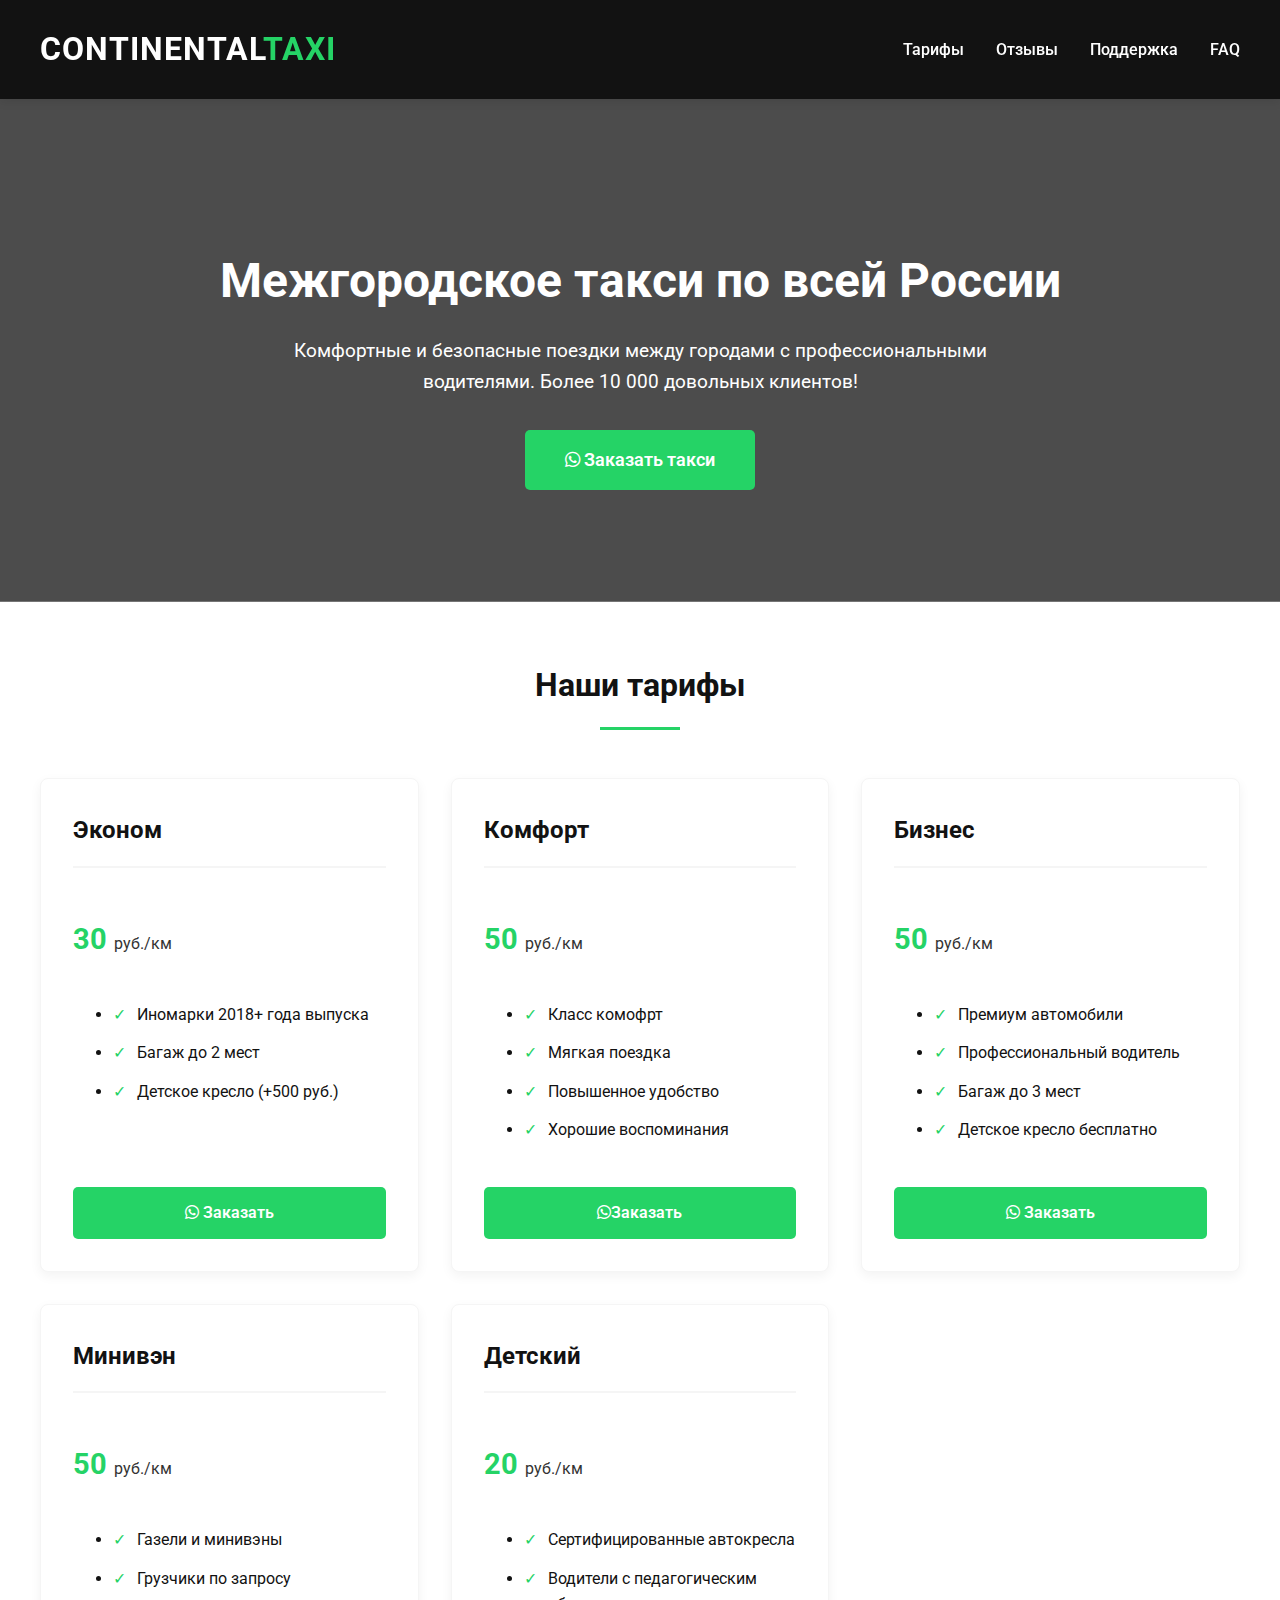
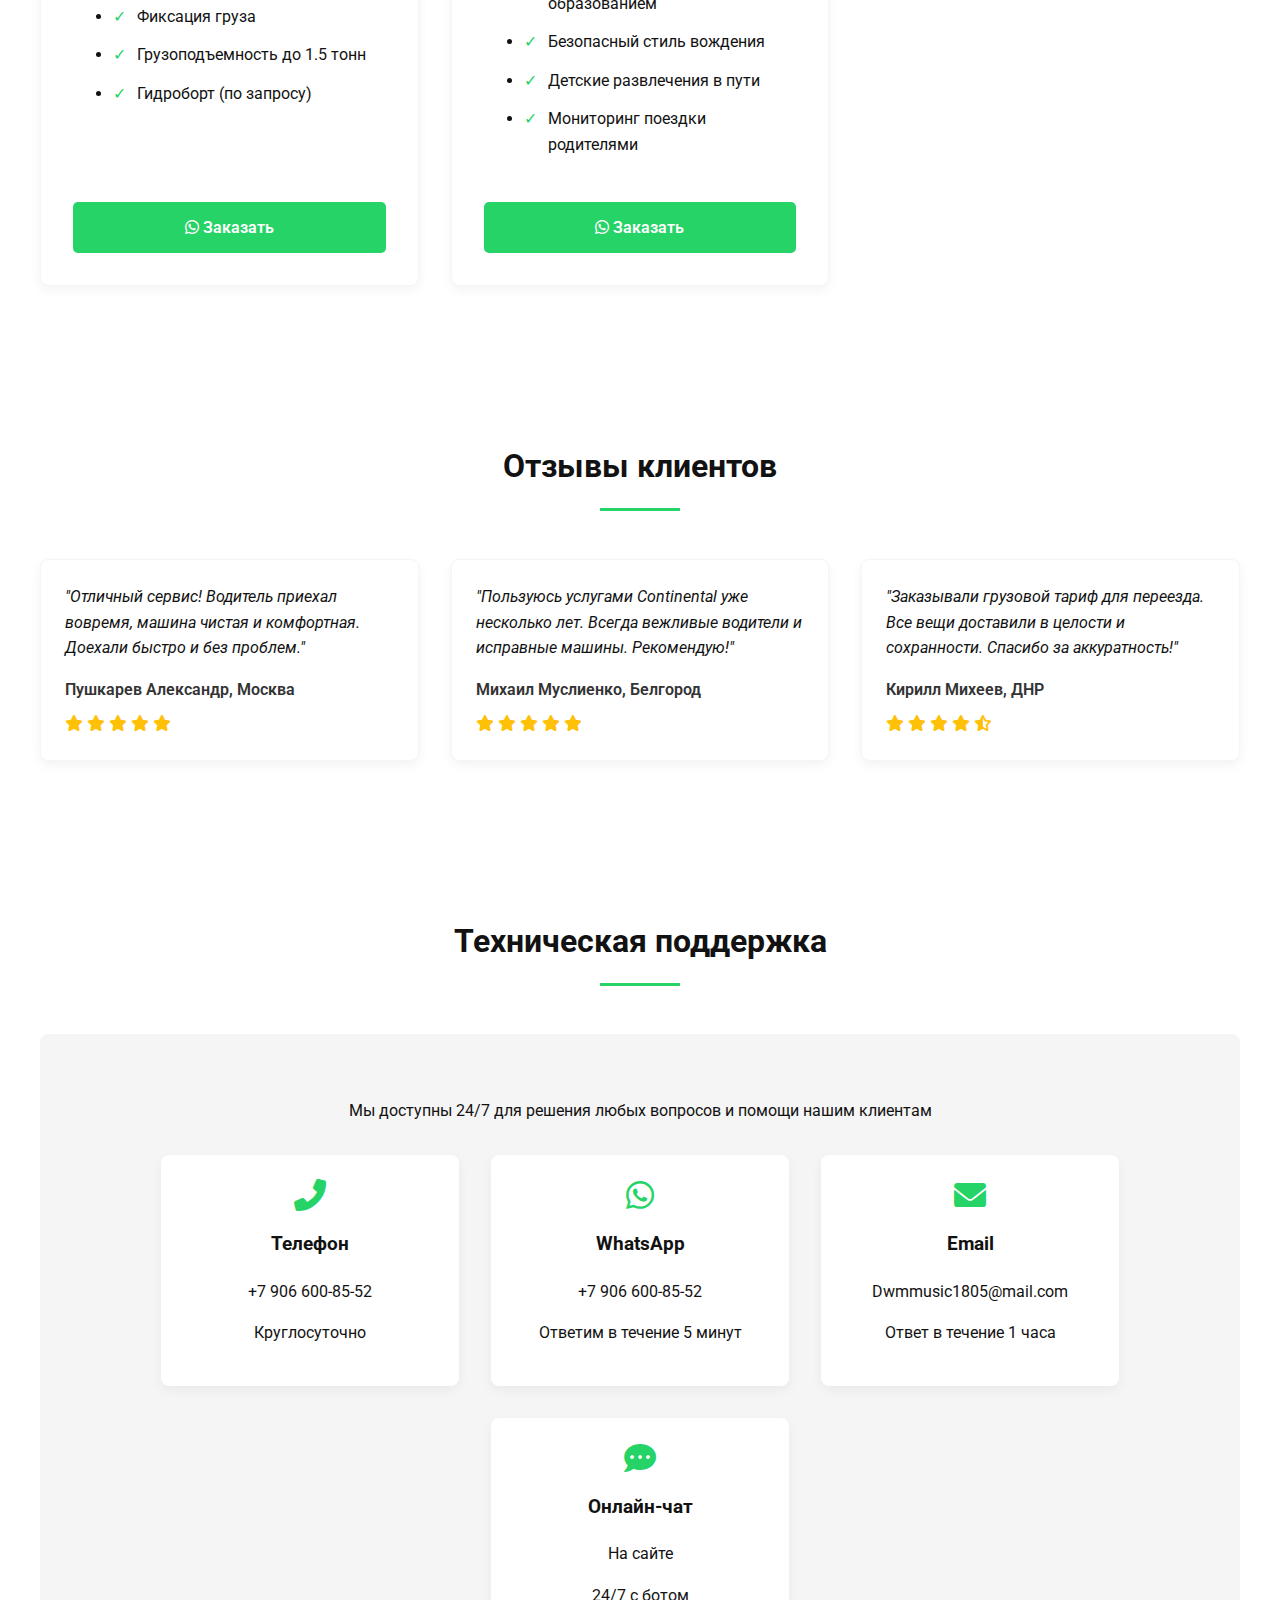
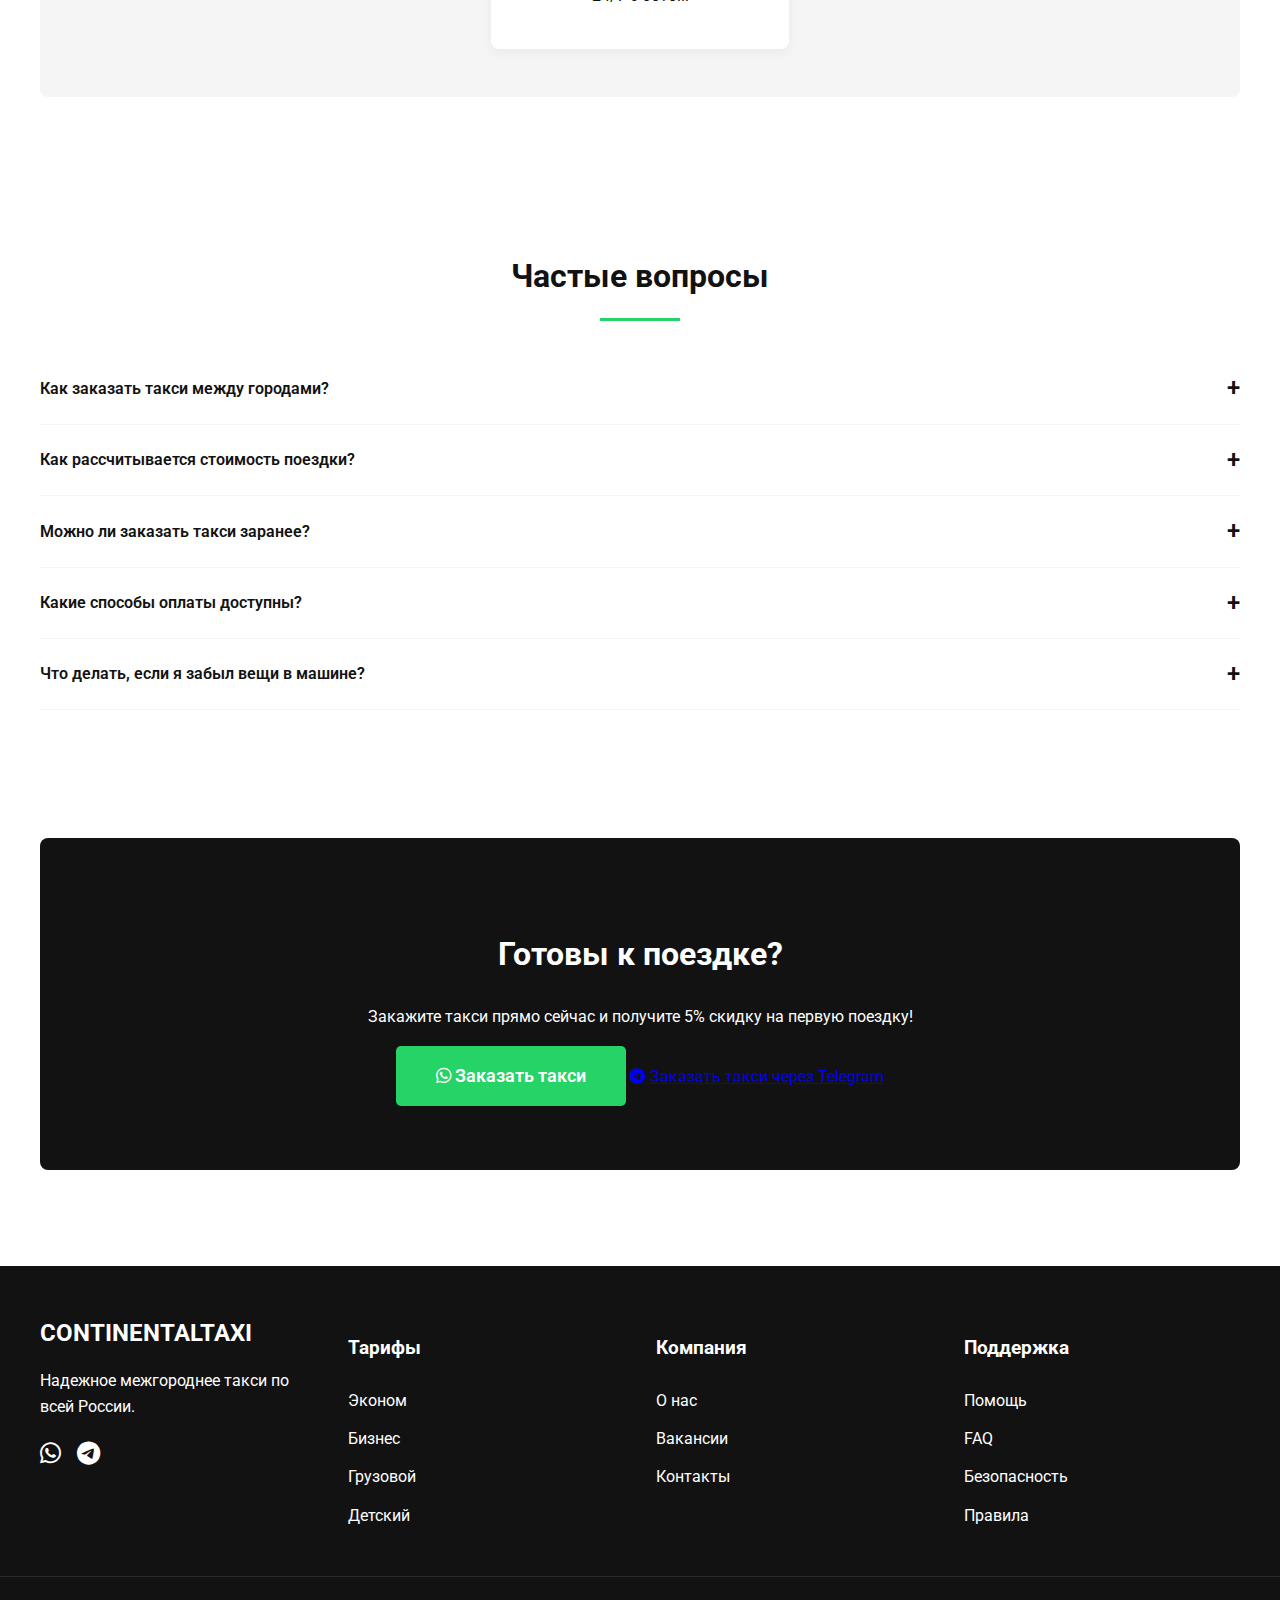
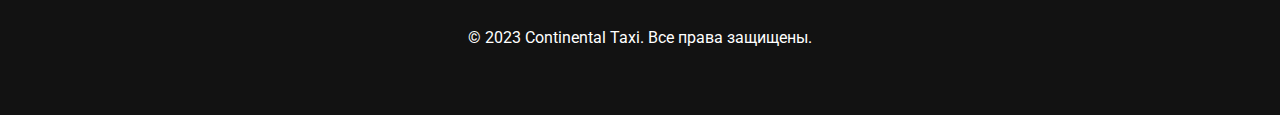
<file: Контениталь/index.html>
<!DOCTYPE html>
<html lang="ru">
<head>
    <meta charset="UTF-8">
    <meta name="viewport" content="width=device-width, initial-scale=1.0">
    <link rel="stylesheet" href="style.css">
    <title>Continental - надежное межгородское такси</title>
    <style>
        
    </style>
    <link rel="stylesheet" href="https://cdnjs.cloudflare.com/ajax/libs/font-awesome/6.0.0-beta3/css/all.min.css">
    <link href="https://fonts.googleapis.com/css2?family=Roboto:wght@400;500;700&display=swap" rel="stylesheet">
</head>
<body>
    <header>
        <div class="header-container">
            <div class="logo">CONTINENTAL<span>TAXI</span></div>
            <nav class="nav-links">
                <a href="#tariffs">Тарифы</a>
                <a href="#reviews">Отзывы</a>
                <a href="#support">Поддержка</a>
                <a href="#faq">FAQ</a>
            </nav>
        </div>
    </header>
    
    <section class="hero">
        <div class="container">
            <h1>Межгородское такси по всей России</h1>
            <p>Комфортные и безопасные поездки между городами с профессиональными водителями. Более 10 000 довольных клиентов!</p>
            <a href="https://wa.me/79066008552" class="order-btn" style="padding: 1rem 2.5rem; font-size: 1.1rem;">
                <i class="fab fa-whatsapp"></i> Заказать такси
            </a>
        </div>
    </section>
    
    <section id="tariffs" class="container">
        <h2 class="section-title">Наши тарифы</h2>
        <div class="tariffs">
            <div class="tariff-card">
                <h3>Эконом</h3>
                <div class="price">30 <span>руб./км</span></div>
                <ul class="tariff-features">
                    <li>Иномарки 2018+ года выпуска</li>
                    <li>Багаж до 2 мест</li>
                    <li>Детское кресло (+500 руб.)</li>
                </ul>
                <a href="https://wa.me/79066008552?text=Здравствуйте! Хочу заказать такси Эконом класс." class="order-btn">
                    <i class="fab fa-whatsapp"></i> Заказать
                </a>
            </div>

            <div class="tariff-card">
                <h3>Комфорт</h3>
                <div class="price">50 <span>руб./км</span></div>
                <ul class="tariff-features">
                    <li>Класс комофрт</li>
                    <li>Мягкая поездка</li>
                    <li>Повышенное удобство</li>
                    <li>Хорошие воспоминания</li>
                </ul>
                <a href="https://wa.me/79066008552?text=Здравствуйте! Хочу заказать такси Бизнес класс." class="order-btn">
                    <i class="fab fa-whatsapp"></i>Заказать
                </a>
            </div>
            
            <div class="tariff-card">
                <h3>Бизнес</h3>
                <div class="price">50 <span>руб./км</span></div>
                <ul class="tariff-features">
                    <li>Премиум автомобили </li>
                    <li>Профессиональный водитель</li>
                    <li>Багаж до 3 мест</li>
                    <li>Детское кресло бесплатно</li>
                </ul>
                <a href="https://wa.me/79066008552?text=Здравствуйте! Хочу заказать такси Бизнес класс." class="order-btn">
                    <i class="fab fa-whatsapp"></i> Заказать
                </a>
            </div>
            
            <div class="tariff-card">
                <h3>Минивэн</h3>
                <div class="price">50 <span>руб./км</span></div>
                <ul class="tariff-features">
                    <li>Газели и минивэны</li>
                    <li>Грузчики по запросу</li>
                    <li>Фиксация груза</li>
                    <li>Грузоподъемность до 1.5 тонн</li>
                    <li>Гидроборт (по запросу)</li>
                </ul>
                <a href="https://wa.me/79066008552?text=Здравствуйте! Хочу заказать Грузовой тариф." class="order-btn">
                    <i class="fab fa-whatsapp"></i> Заказать
                </a>
            </div>
            
            <div class="tariff-card">
                <h3>Детский</h3>
                <div class="price">20 <span>руб./км</span></div>
                <ul class="tariff-features">
                    <li>Сертифицированные автокресла</li>
                    <li>Водители с педагогическим образованием</li>
                    <li>Безопасный стиль вождения</li>
                    <li>Детские развлечения в пути</li>
                    <li>Мониторинг поездки родителями</li>
                </ul>
                <a href="https://wa.me/79066008552?text=Здравствуйте! Хочу заказать Детский тариф." class="order-btn">
                    <i class="fab fa-whatsapp"></i> Заказать
                </a>
            </div>
        </div>
    </section>
    
    <section id="reviews" class="container">
        <h2 class="section-title">Отзывы клиентов</h2>
        <div class="reviews">
            <div class="review-card">
                <div class="review-text">
                    "Отличный сервис! Водитель приехал вовремя, машина чистая и комфортная. Доехали быстро и без проблем."
                </div>
                <div class="review-author">Пушкарев Александр, Москва</div>
                <div class="review-rating">
                    <i class="fas fa-star"></i>
                    <i class="fas fa-star"></i>
                    <i class="fas fa-star"></i>
                    <i class="fas fa-star"></i>
                    <i class="fas fa-star"></i>
                </div>
            </div>
            
            <div class="review-card">
                <div class="review-text">
                    "Пользуюсь услугами Continental уже несколько лет. Всегда вежливые водители и исправные машины. Рекомендую!"
                </div>
                <div class="review-author">Михаил Муслиенко, Белгород</div>
                <div class="review-rating">
                    <i class="fas fa-star"></i>
                    <i class="fas fa-star"></i>
                    <i class="fas fa-star"></i>
                    <i class="fas fa-star"></i>
                    <i class="fas fa-star"></i>
                </div>
            </div>
            
            <div class="review-card">
                <div class="review-text">
                    "Заказывали грузовой тариф для переезда. Все вещи доставили в целости и сохранности. Спасибо за аккуратность!"
                </div>
                <div class="review-author">Кирилл Михеев, ДНР</div>
                <div class="review-rating">
                    <i class="fas fa-star"></i>
                    <i class="fas fa-star"></i>
                    <i class="fas fa-star"></i>
                    <i class="fas fa-star"></i>
                    <i class="fas fa-star-half-alt"></i>
                </div>
            </div>
        </div>
    </section>
    
    <section id="support" class="container">
        <h2 class="section-title">Техническая поддержка</h2>
        <div class="support-section">
            <p>Мы доступны 24/7 для решения любых вопросов и помощи нашим клиентам</p>
            <div class="support-options">
                <div class="support-option">
                    <i class="fas fa-phone-alt"></i>
                    <h3>Телефон</h3>
                    <p>+7 906 600-85-52</p>
                    <p>Круглосуточно</p>
                </div>
                
                <div class="support-option">
                    <i class="fab fa-whatsapp"></i>
                    <h3>WhatsApp</h3>
                    <p>+7 906 600-85-52</p>
                    <p>Ответим в течение 5 минут</p>
                </div>
                
                <div class="support-option">
                    <i class="fas fa-envelope"></i>
                    <h3>Email</h3>
                    <p>Dwmmusic1805@mail.com</p>
                    <p>Ответ в течение 1 часа</p>
                </div>
                
                <div class="support-option">
                    <i class="fas fa-comment-dots"></i>
                    <h3>Онлайн-чат</h3>
                    <p>На сайте</p>
                    <p>24/7 с ботом</p>
                </div>
            </div>
        </div>
    </section>
    
    <section id="faq" class="container">
        <h2 class="section-title">Частые вопросы</h2>
        <div class="faq">
            <div class="faq-item">
                <div class="faq-question">Как заказать такси между городами?</div>
                <div class="faq-answer">
                    Вы можете заказать такси через WhatsApp, позвонив по нашему номеру или оставив заявку на сайте. Укажите пункт отправления, назначения, желаемый тариф и время поездки.
                </div>
            </div>
            
            <div class="faq-item">
                <div class="faq-question">Как рассчитывается стоимость поездки?</div>
                <div class="faq-answer">
                    Стоимость рассчитывается исходя из расстояния по маршруту и выбранного тарифа. Окончательная цена фиксируется при подтверждении заказа.
                </div>
            </div>
            
            <div class="faq-item">
                <div class="faq-question">Можно ли заказать такси заранее?</div>
                <div class="faq-answer">
                    Да, вы можете заказать такси заранее (до 30 дней). Мы рекомендуем делать это как минимум за 24 часа до поездки, особенно в праздничные дни.
                </div>
            </div>
            
            <div class="faq-item">
                <div class="faq-question">Какие способы оплаты доступны?</div>
                <div class="faq-answer">
                    Мы принимаем наличные, банковские карты, переводы через СБП, а также корпоративную оплату по договору.
                </div>
            </div>
            
            <div class="faq-item">
                <div class="faq-question">Что делать, если я забыл вещи в машине?</div>
                <div class="faq-answer">
                    Немедленно свяжитесь с нашей службой поддержки по телефону +7 906 600-85-52. Мы безумно быстро вернем вам ваши вещи
            </div>
        </div>
    </section>
    
    <section class="container">
        <div class="cta">
            <h2>Готовы к поездке?</h2>
            <p>Закажите такси прямо сейчас и получите 5% скидку на первую поездку!</p>
            <a href="https://wa.me/7906600552" class="cta-btn">
                <i class="fab fa-whatsapp"></i> Заказать такси
            </a>
            
            <a href="https://t.me/zoomzoom31" class="telegram-btn">
                <i class="fab fa-telegram"></i> Заказать такси через Telegram
            </a>
            
        </div>
    </section>
    
    <footer>
        <div class="footer-container">
            <div class="footer-about">
                <div class="footer-logo">CONTINENTAL<span>TAXI</span></div>
                <p>Надежное межгороднее такси по всей России.</p>
                <div class="social-links">
                    <a href="https://wa.me/7906600552"><i class="fab fa-whatsapp"></i></a>
                    <a href="https://t.me/zoomzoom31"><i class="fab fa-telegram"></i></a>
                </div>
            </div>
            
            <div class="footer-links">
                <h3>Тарифы</h3>
                <ul>
                    <li><a href="#">Эконом</a></li>
                    <li><a href="#">Бизнес</a></li>
                    <li><a href="#">Грузовой</a></li>
                    <li><a href="#">Детский</a></li>
                </ul>
            </div>
            
            <div class="footer-links">
                <h3>Компания</h3>
                <ul>
                    <li><a href="onac.html">О нас</a></li>
                    <li><a href="voditelyam.html">Вакансии</a></li>
                    <li><a href="#">Контакты</a></li>
                </ul>
            </div>
            
            <div class="footer-links">
                <h3>Поддержка</h3>
                <ul>
                    <li><a href="#">Помощь</a></li>
                    <li><a href="#">FAQ</a></li>
                    <li><a href="#">Безопасность</a></li>
                    <li><a href="#">Правила</a></li>
                </ul>
            </div>
        </div>
        
        <div class="copyright">
            <p>© 2023 Continental Taxi. Все права защищены.</p>
        </div>
    </footer>
    
    <script>
        // FAQ accordion functionality
        const faqItems = document.querySelectorAll('.faq-item');
        
        faqItems.forEach(item => {
            const question = item.querySelector('.faq-question');
            
            question.addEventListener('click', () => {
                // Close all other items
                faqItems.forEach(otherItem => {
                    if (otherItem !== item) {
                        otherItem.classList.remove('active');
                    }
                });
                
                // Toggle current item
                item.classList.toggle('active');
            });
        });
        
        // Smooth scrolling for navigation links
        document.querySelectorAll('a[href^="#"]').forEach(anchor => {
            anchor.addEventListener('click', function(e) {
                e.preventDefault();
                
                const targetId = this.getAttribute('href');
                if (targetId === '#') return;
                
                const targetElement = document.querySelector(targetId);
                if (targetElement) {
                    window.scrollTo({
                        top: targetElement.offsetTop - 100,
                        behavior: 'smooth'
                    });
                }
            });
        });
    </script>
</body>
</html>
</file>
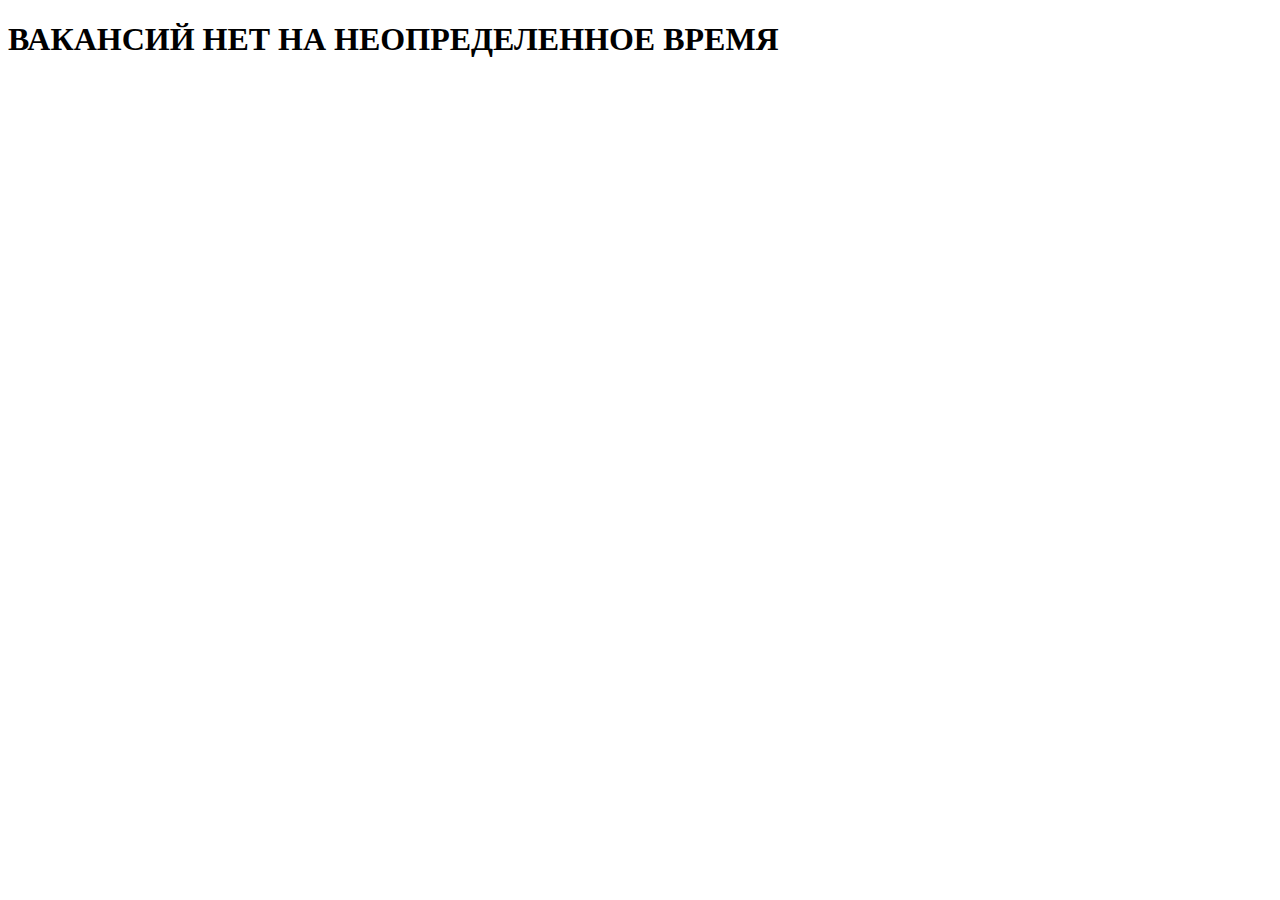
<file: Контениталь/net.html>
<!DOCTYPE html>
<html lang="en">
<head>
    <meta charset="UTF-8">
    <meta name="viewport" content="width=device-width, initial-scale=1.0">
    <title>Вакансии закрыты на неопределенное время</title>
</head>
<body>
    <h1>ВАКАНСИЙ НЕТ НА НЕОПРЕДЕЛЕННОЕ ВРЕМЯ</h1>
</body>
</html>
</file>
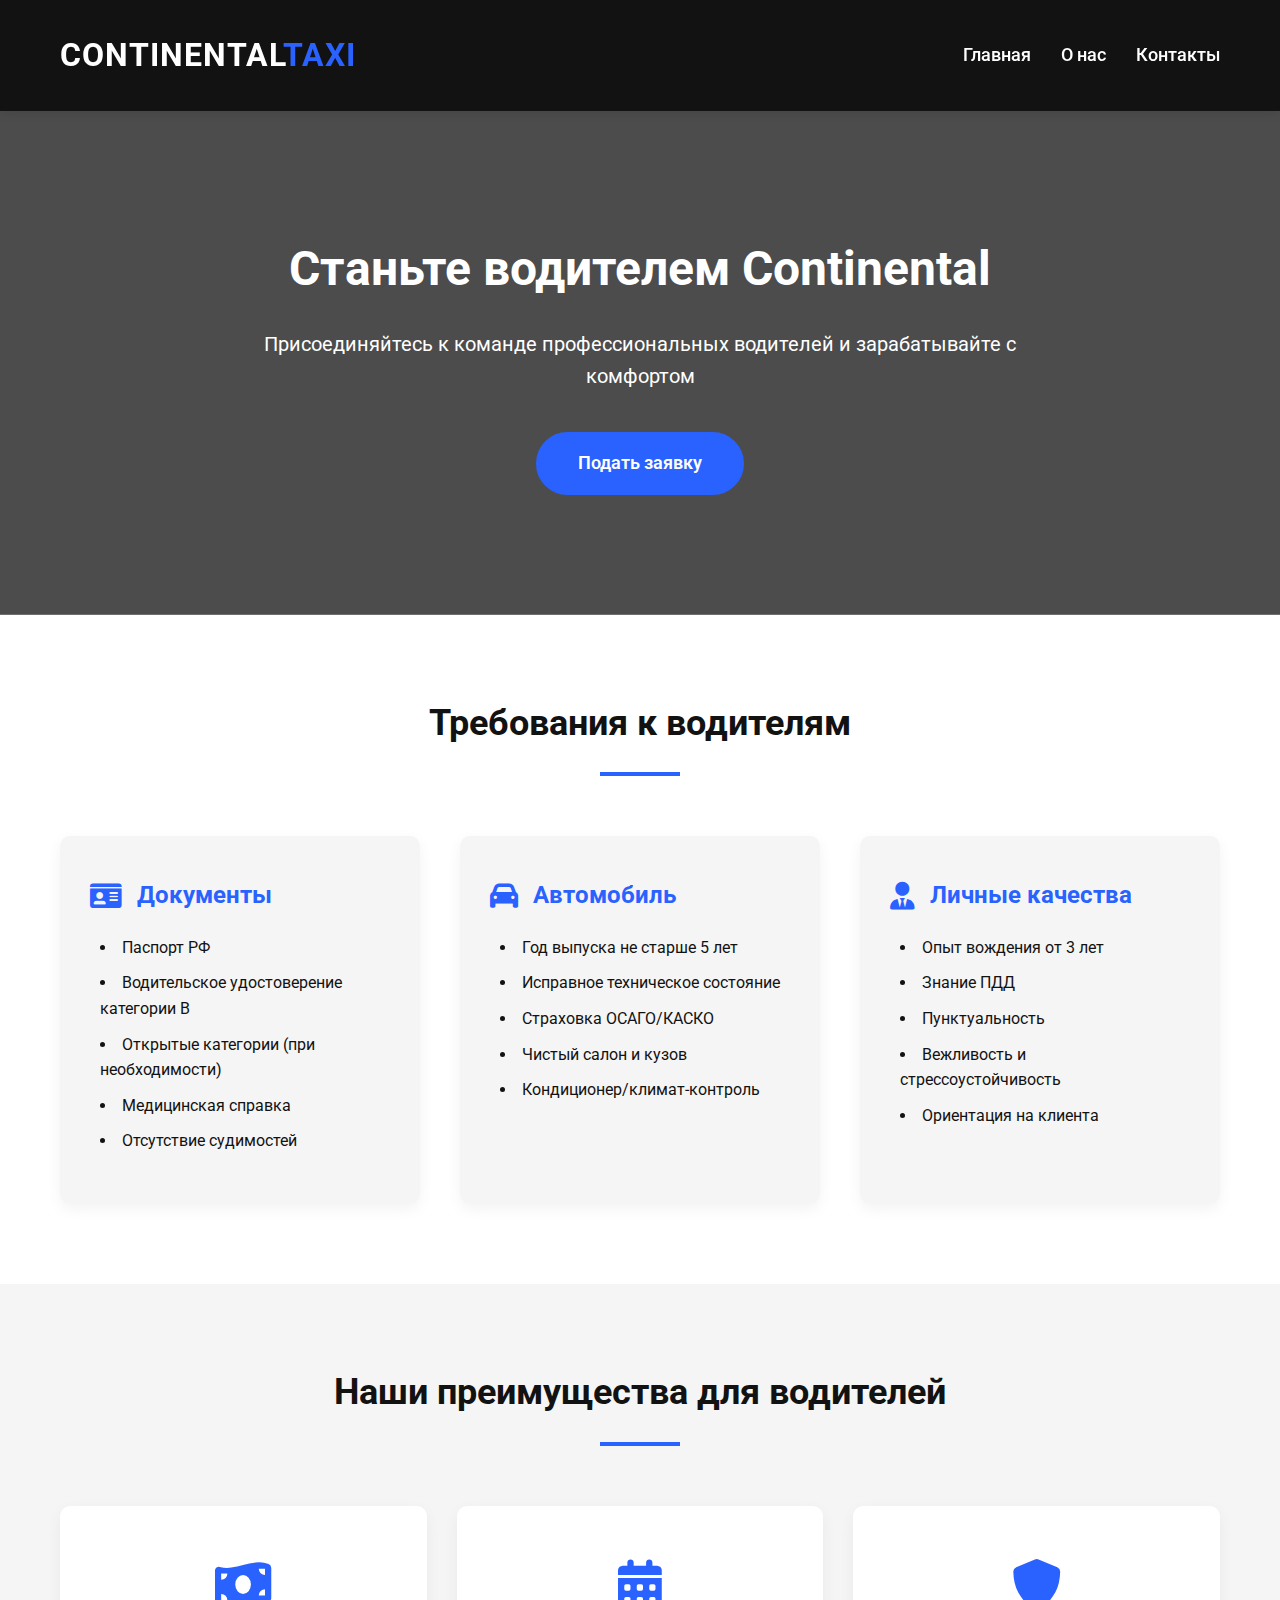
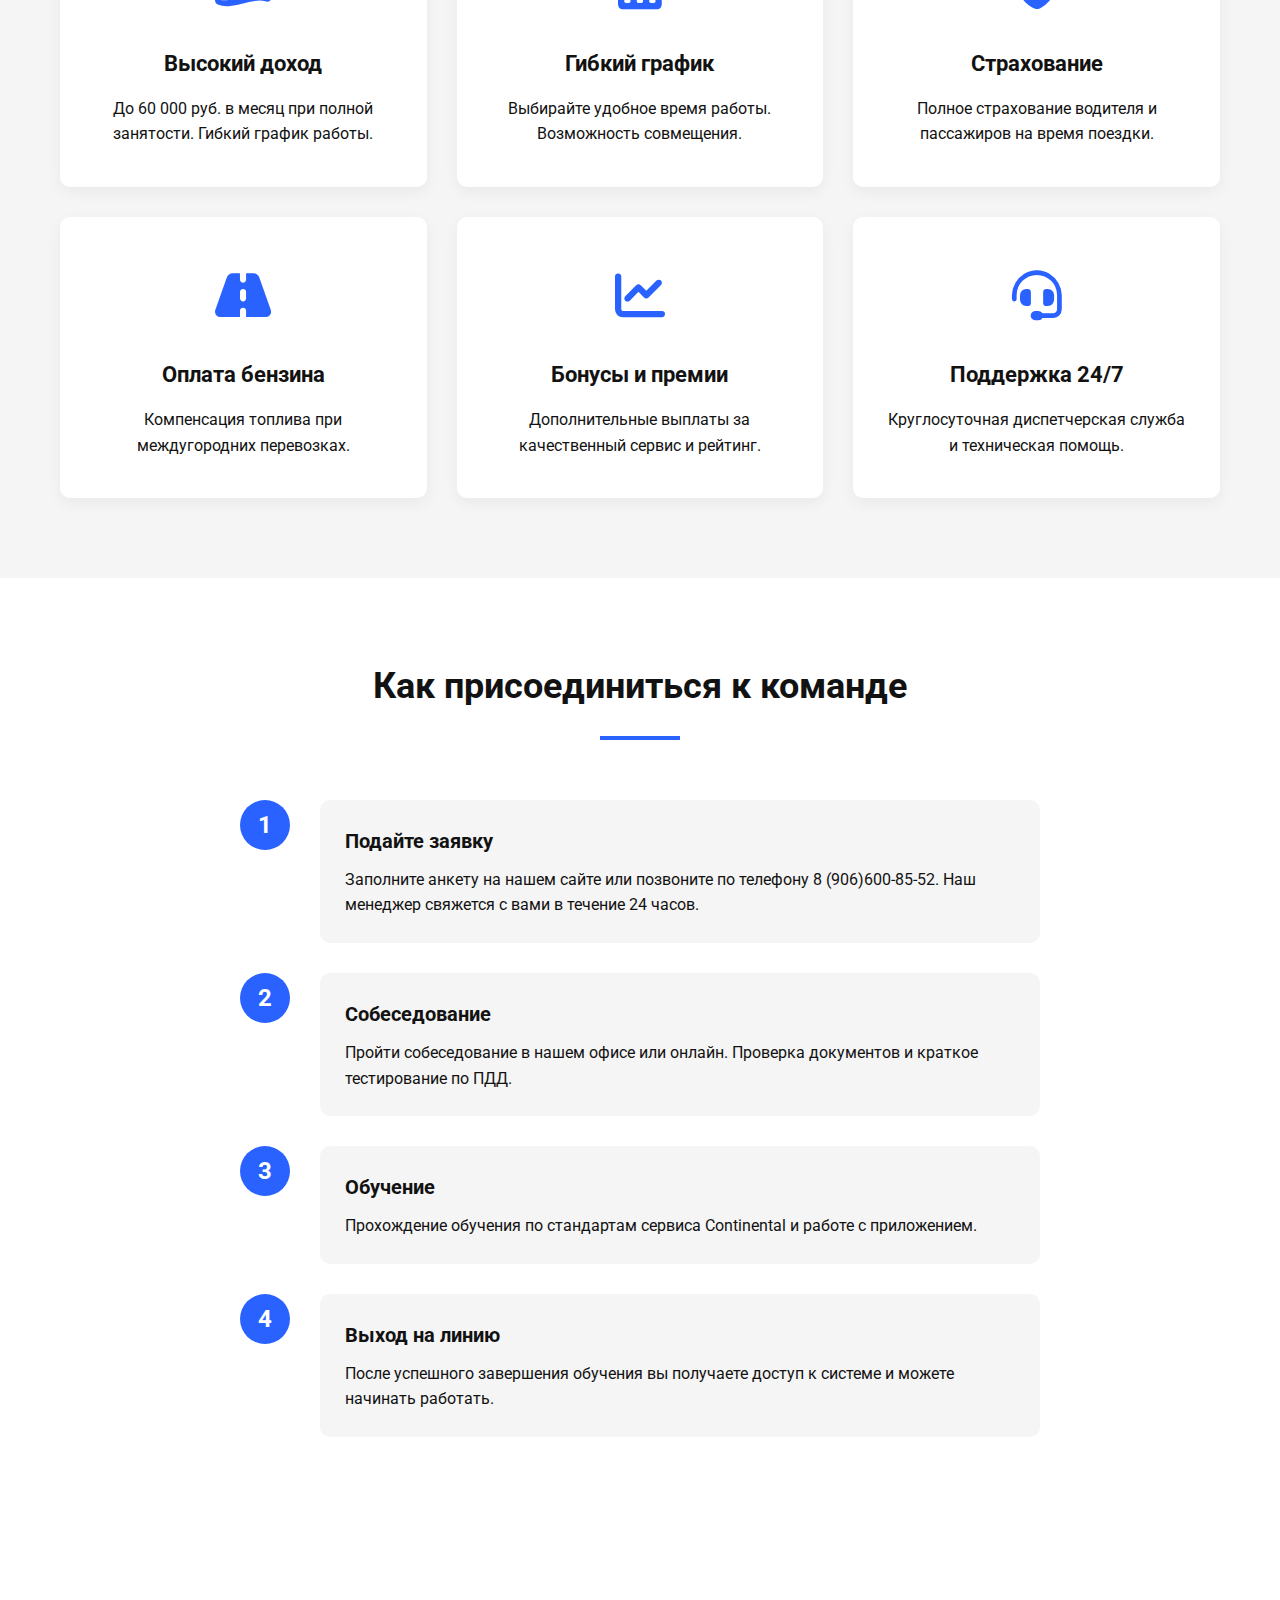
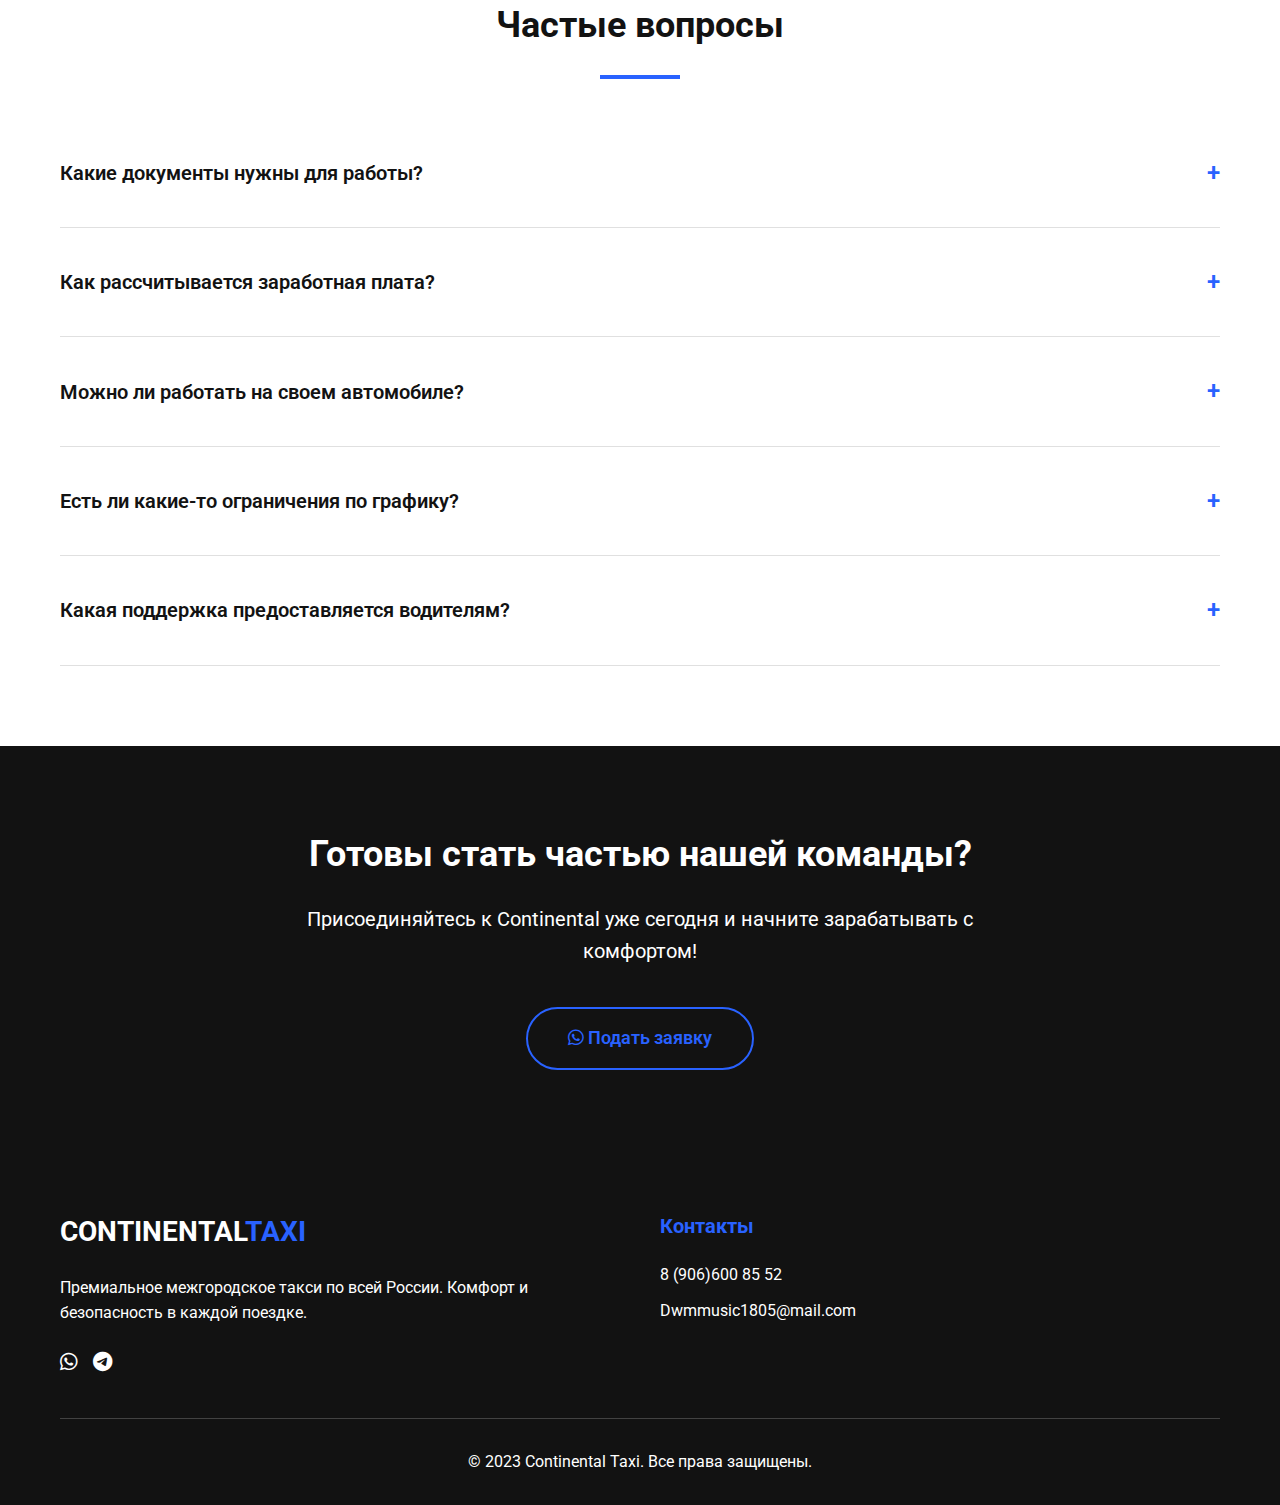
<file: Контениталь/voditelyam.html>
<!DOCTYPE html>
<html lang="ru">
<head>
    <meta charset="UTF-8">
    <meta name="viewport" content="width=device-width, initial-scale=1.0">
    <link rel="stylesheet" href="vodila.css">
    <title>Continental Taxi - Водителям</title>
   
    <link rel="stylesheet" href="https://cdnjs.cloudflare.com/ajax/libs/font-awesome/6.0.0-beta3/css/all.min.css">
    <link href="https://fonts.googleapis.com/css2?family=Roboto:wght@300;400;500;700&display=swap" rel="stylesheet">
</head>
<body>
    <header>
        <div class="container">
            <div class="header-content">
                <div class="logo">CONTINENTAL<span>TAXI</span></div>
                <nav>
                    <ul>
                        <li><a href="index.html">Главная</a></li>
                        <li><a href="onac.html" class="active">О нас</a></li>
                        <li><a href="https://t.me/Nikneim18">Контакты</a></li>
                    </ul>
                </nav>
            </div>
        </div>
    </header>
    
    <section class="hero">
        <div class="container">
            <h1>Станьте водителем Continental</h1>
            <p>Присоединяйтесь к команде профессиональных водителей и зарабатывайте с комфортом</p>
            <a href="net.html" class="btn">Подать заявку</a>
        </div>
    </section>
    
    <section class="section">
        <div class="container">
            <h2 class="section-title">Требования к водителям</h2>
            <div class="requirements">
                <div class="requirement-card">
                    <h3><i class="fas fa-id-card"></i> Документы</h3>
                    <ul>
                        <li>Паспорт РФ</li>
                        <li>Водительское удостоверение категории B</li>
                        <li>Открытые категории (при необходимости)</li>
                        <li>Медицинская справка</li>
                        <li>Отсутствие судимостей</li>
                    </ul>
                </div>
                
                <div class="requirement-card">
                    <h3><i class="fas fa-car"></i> Автомобиль</h3>
                    <ul>
                        <li>Год выпуска не старше 5 лет</li>
                        <li>Исправное техническое состояние</li>
                        <li>Страховка ОСАГО/КАСКО</li>
                        <li>Чистый салон и кузов</li>
                        <li>Кондиционер/климат-контроль</li>
                    </ul>
                </div>
                
                <div class="requirement-card">
                    <h3><i class="fas fa-user-tie"></i> Личные качества</h3>
                    <ul>
                        <li>Опыт вождения от 3 лет</li>
                        <li>Знание ПДД</li>
                        <li>Пунктуальность</li>
                        <li>Вежливость и стрессоустойчивость</li>
                        <li>Ориентация на клиента</li>
                    </ul>
                </div>
            </div>
        </div>
    </section>
    
    <section class="section benefits">
        <div class="container">
            <h2 class="section-title">Наши преимущества для водителей</h2>
            <div class="benefits-grid">
                <div class="benefit-card">
                    <div class="benefit-icon">
                        <i class="fas fa-money-bill-wave"></i>
                    </div>
                    <h3>Высокий доход</h3>
                    <p>До 60 000 руб. в месяц при полной занятости. Гибкий график работы.</p>
                </div>
                
                <div class="benefit-card">
                    <div class="benefit-icon">
                        <i class="fas fa-calendar-alt"></i>
                    </div>
                    <h3>Гибкий график</h3>
                    <p>Выбирайте удобное время работы. Возможность совмещения.</p>
                </div>
                
                <div class="benefit-card">
                    <div class="benefit-icon">
                        <i class="fas fa-shield-alt"></i>
                    </div>
                    <h3>Страхование</h3>
                    <p>Полное страхование водителя и пассажиров на время поездки.</p>
                </div>
                
                <div class="benefit-card">
                    <div class="benefit-icon">
                        <i class="fas fa-road"></i>
                    </div>
                    <h3>Оплата бензина</h3>
                    <p>Компенсация топлива при междугородних перевозках.</p>
                </div>
                
                <div class="benefit-card">
                    <div class="benefit-icon">
                        <i class="fas fa-chart-line"></i>
                    </div>
                    <h3>Бонусы и премии</h3>
                    <p>Дополнительные выплаты за качественный сервис и рейтинг.</p>
                </div>
                
                <div class="benefit-card">
                    <div class="benefit-icon">
                        <i class="fas fa-headset"></i>
                    </div>
                    <h3>Поддержка 24/7</h3>
                    <p>Круглосуточная диспетчерская служба и техническая помощь.</p>
                </div>
            </div>
        </div>
    </section>
    
    <section id="join" class="section">
        <div class="container">
            <h2 class="section-title">Как присоединиться к команде</h2>
            <div class="steps">
                <div class="step">
                    <div class="step-number">1</div>
                    <div class="step-content">
                        <h3>Подайте заявку</h3>
                        <p>Заполните анкету на нашем сайте или позвоните по телефону 8 (906)600-85-52. Наш менеджер свяжется с вами в течение 24 часов.</p>
                    </div>
                </div>
                
                <div class="step">
                    <div class="step-number">2</div>
                    <div class="step-content">
                        <h3>Собеседование</h3>
                        <p>Пройти собеседование в нашем офисе или онлайн. Проверка документов и краткое тестирование по ПДД.</p>
                    </div>
                </div>
                
                <div class="step">
                    <div class="step-number">3</div>
                    <div class="step-content">
                        <h3>Обучение</h3>
                        <p>Прохождение  обучения по стандартам сервиса Continental и работе с приложением.</p>
                    </div>
                </div>
                
                <div class="step">
                    <div class="step-number">4</div>
                    <div class="step-content">
                        <h3>Выход на линию</h3>
                        <p>После успешного завершения обучения вы получаете доступ к системе и можете начинать работать.</p>
                    </div>
                </div>
            </div>
        </div>
    </section>
    
    <section class="faq">
        <div class="container">
            <h2 class="section-title">Частые вопросы</h2>
            
            <div class="faq-item">
                <div class="faq-question">Какие документы нужны для работы?</div>
                <div class="faq-answer">
                    Для работы водителем в Continental вам понадобятся: паспорт РФ, водительское удостоверение соответствующей категории, медицинская справка, ИНН, СНИЛС. Также потребуется пройти проверку на отсутствие судимости.
                </div>
            </div>
            
            <div class="faq-item">
                <div class="faq-question">Как рассчитывается заработная плата?</div>
                <div class="faq-answer">
                    Зависит от того как вы готовы работать
                </div>
            </div>
            
            <div class="faq-item">
                <div class="faq-question">Можно ли работать на своем автомобиле?</div>
                <div class="faq-answer">
                    Да, вы можете работать на своем автомобиле при условии, что он соответствует нашим требованиям: не старше 5 лет, исправное техническое состояние, наличие страховки. Мы также предлагаем автомобили в аренду для работы.
                </div>
            </div>
            
            <div class="faq-item">
                <div class="faq-question">Есть ли какие-то ограничения по графику?</div>
                <div class="faq-answer">
                    Вы сами выбираете удобный график работы. Минимальная нагрузка - 20 часов в неделю. Для получения бонусов и участия в специальных программах требуется выполнение определенных условий по количеству поездок.
                </div>
            </div>
            
            <div class="faq-item">
                <div class="faq-question">Какая поддержка предоставляется водителям?</div>
                <div class="faq-answer">
                    Мы предоставляем круглосуточную поддержку: диспетчерская служба, техническая помощь на дороге, юридическая консультация. Также у нас есть программа медицинского страхования для водителей и система мотивации.
                </div>
            </div>
        </div>
    </section>
    
    <section class="cta">
        <div class="container">
            <h2>Готовы стать частью нашей команды?</h2>
            <p>Присоединяйтесь к Continental уже сегодня и начните зарабатывать с комфортом!</p>
            <a href="https://wa.me/79066008552?text=Хочу стать водителем Continental" class="btn btn-outline">
                <i class="fab fa-whatsapp"></i> Подать заявку
            </a>
        </div>
    </section>
    
    <footer>
        <div class="container">
            <div class="footer-content">
                <div class="footer-about">
                    <div class="footer-logo">CONTINENTAL<span>TAXI</span></div>
                    <p>Премиальное межгородское такси по всей России. Комфорт и безопасность в каждой поездке.</p>
                    <div class="social-links">
                        <a href="https://wa.me/7906600552"><i class="fab fa-whatsapp"></i></a>
                        <a href="https://t.me/Nikneim18"><i class="fab fa-telegram"></i></a>
                    </div>
                </div>
                
              
                
                <div class="footer-links">
                    <h3>Контакты</h3>
                    <ul>
                        <li><a href="tel:+79066008552">8 (906)600 85 52</a></li>
                        <li><a href="mailto:Dwmmusic1805@mail.ru">Dwmmusic1805@mail.com</a></li>
                        
                    </ul>
                </div>
            </div>
            
            <div class="copyright">
                <p>&copy; 2023 Continental Taxi. Все права защищены.</p>
            </div>
        </div>
    </footer>

    <script>
        // FAQ accordion functionality
        const faqItems = document.querySelectorAll('.faq-item');
        
        faqItems.forEach(item => {
            const question = item.querySelector('.faq-question');
            
            question.addEventListener('click', () => {
                // Close all other items
                faqItems.forEach(otherItem => {
                    if (otherItem !== item) {
                        otherItem.classList.remove('active');
                    }
                });
                
                // Toggle current item
                item.classList.toggle('active');
            });
        });
        
        // Smooth scrolling for navigation links
        document.querySelectorAll('a[href^="#"]').forEach(anchor => {
            anchor.addEventListener('click', function(e) {
                e.preventDefault();
                
                const targetId = this.getAttribute('href');
                if (targetId === '#') return;
                
                const targetElement = document.querySelector(targetId);
                if (targetElement) {
                    window.scrollTo({
                        top: targetElement.offsetTop - 100,
                        behavior: 'smooth'
                    });
                }
            });
        });
    </script>
</body>
</html>
</file>
<file: Контениталь/style.css>
:root {
    --primary-black: #121212;
    --primary-white: #ffffff;
    --accent-gray: #f5f5f5;
    --accent-dark: #333333;
    --highlight: #25D366; /* WhatsApp green */
}

body {
    font-family: 'Roboto', sans-serif;
    margin: 0;
    padding: 0;
    background-color: var(--primary-white);
    color: var(--primary-black);
    line-height: 1.6;
}

header {
    background-color: var(--primary-black);
    color: var(--primary-white);
    padding: 1.5rem 0;
    position: sticky;
    top: 0;
    z-index: 100;
    box-shadow: 0 2px 10px rgba(0,0,0,0.1);
}

.header-container {
    display: flex;
    justify-content: space-between;
    align-items: center;
    max-width: 1200px;
    margin: 0 auto;
    padding: 0 2rem;
}

.logo {
    font-size: 2rem;
    font-weight: 700;
    letter-spacing: 1px;
}

.logo span {
    color: var(--highlight);
}

.nav-links {
    display: flex;
    gap: 2rem;
}

.nav-links a {
    color: var(--primary-white);
    text-decoration: none;
    font-weight: 500;
    transition: color 0.3s;
}

.nav-links a:hover {
    color: var(--highlight);
}

.hero {
    background: linear-gradient(rgba(0,0,0,0.7), rgba(0,0,0,0.7)), url('https://images.unsplash.com/photo-1502877338535-766e1452684a?ixlib=rb-1.2.1&auto=format&fit=crop&w=1350&q=80');
    background-size: cover;
    background-position: center;
    color: var(--primary-white);
    padding: 5rem 2rem;
    text-align: center;
}

.hero h1 {
    font-size: 3rem;
    margin-bottom: 1rem;
}

.hero p {
    font-size: 1.2rem;
    max-width: 800px;
    margin: 0 auto 2rem;
}

.container {
    max-width: 1200px;
    margin: 0 auto;
    padding: 2rem;
}

.section-title {
    text-align: center;
    margin-bottom: 3rem;
    font-size: 2rem;
    position: relative;
}

.section-title::after {
    content: '';
    display: block;
    width: 80px;
    height: 3px;
    background-color: var(--highlight);
    margin: 1rem auto 0;
}

.tariffs {
    display: grid;
    grid-template-columns: repeat(auto-fit, minmax(280px, 1fr));
    gap: 2rem;
    margin-bottom: 4rem;
}

.tariff-card {
    background-color: var(--primary-white);
    border: 1px solid var(--accent-gray);
    border-radius: 8px;
    padding: 2rem;
    box-shadow: 0 4px 12px rgba(0,0,0,0.05);
    transition: transform 0.3s, box-shadow 0.3s;
    display: flex;
    flex-direction: column;
}

.tariff-card:hover {
    transform: translateY(-5px);
    box-shadow: 0 8px 20px rgba(0,0,0,0.1);
}

.tariff-card h3 {
    color: var(--primary-black);
    margin-top: 0;
    font-size: 1.5rem;
    border-bottom: 2px solid var(--accent-gray);
    padding-bottom: 1rem;
}

.price {
    font-size: 1.8rem;
    font-weight: 700;
    color: var(--highlight);
    margin: 1.5rem 0;
}

.price span {
    font-size: 1rem;
    color: var(--accent-dark);
    font-weight: 400;
}

.tariff-features {
    flex-grow: 1;
    margin-bottom: 2rem;
}

.tariff-features li {
    margin-bottom: 0.8rem;
    position: relative;
    padding-left: 1.5rem;
}

.tariff-features li::before {
    content: '✓';
    color: var(--highlight);
    position: absolute;
    left: 0;
}

.order-btn {
    display: inline-block;
    background-color: var(--highlight);
    color: var(--primary-white);
    padding: 0.8rem 1.5rem;
    text-decoration: none;
    font-weight: 600;
    border-radius: 5px;
    border: none;
    cursor: pointer;
    transition: background-color 0.3s;
    text-align: center;
    margin-top: auto;
}

.order-btn:hover {
    background-color: #128C7E;
}

.reviews {
    display: grid;
    grid-template-columns: repeat(auto-fit, minmax(300px, 1fr));
    gap: 2rem;
    margin-bottom: 4rem;
}

.review-card {
    background-color: var(--primary-white);
    border: 1px solid var(--accent-gray);
    border-radius: 8px;
    padding: 1.5rem;
    box-shadow: 0 4px 12px rgba(0,0,0,0.05);
}

.review-text {
    font-style: italic;
    margin-bottom: 1rem;
}

.review-author {
    font-weight: 600;
    color: var(--accent-dark);
}

.review-rating {
    color: #FFC107;
    margin-top: 0.5rem;
}

.support-section {
    background-color: var(--accent-gray);
    padding: 3rem 2rem;
    border-radius: 8px;
    margin-bottom: 4rem;
    text-align: center;
}

.support-options {
    display: flex;
    justify-content: center;
    gap: 2rem;
    flex-wrap: wrap;
    margin-top: 2rem;
}

.support-option {
    background-color: var(--primary-white);
    padding: 1.5rem;
    border-radius: 8px;
    width: 250px;
    box-shadow: 0 4px 12px rgba(0,0,0,0.05);
}

.support-option i {
    font-size: 2rem;
    color: var(--highlight);
    margin-bottom: 1rem;
    display: block;
}

.faq {
    margin-bottom: 4rem;
}

.faq-item {
    margin-bottom: 1rem;
    border-bottom: 1px solid var(--accent-gray);
    padding-bottom: 1rem;
}

.faq-question {
    font-weight: 600;
    cursor: pointer;
    display: flex;
    justify-content: space-between;
    align-items: center;
}

.faq-answer {
    display: none;
    padding-top: 1rem;
    color: var(--accent-dark);
}

.faq-question::after {
    content: '+';
    font-size: 1.5rem;
}

.faq-item.active .faq-question::after {
    content: '-';
}

.faq-item.active .faq-answer {
    display: block;
}

.cta {
    background-color: var(--primary-black);
    color: var(--primary-white);
    padding: 4rem 2rem;
    text-align: center;
    border-radius: 8px;
    margin-bottom: 4rem;
}

.cta h2 {
    font-size: 2rem;
    margin-bottom: 1.5rem;
}

.cta-btn {
    display: inline-block;
    background-color: var(--highlight);
    color: var(--primary-white);
    padding: 1rem 2.5rem;
    text-decoration: none;
    font-weight: 600;
    border-radius: 5px;
    font-size: 1.1rem;
    transition: background-color 0.3s;
}

.cta-btn:hover {
    background-color: #128C7E;
}

footer {
    background-color: var(--primary-black);
    color: var(--primary-white);
    padding: 3rem 0;
}

.footer-container {
    display: grid;
    grid-template-columns: repeat(auto-fit, minmax(250px, 1fr));
    gap: 2rem;
    max-width: 1200px;
    margin: 0 auto;
    padding: 0 2rem;
}

.footer-logo {
    font-size: 1.5rem;
    font-weight: 700;
    margin-bottom: 1rem;
}

.footer-links h3 {
    font-size: 1.2rem;
    margin-bottom: 1.5rem;
}

.footer-links ul {
    list-style: none;
    padding: 0;
}

.footer-links li {
    margin-bottom: 0.8rem;
}

.footer-links a {
    color: var(--primary-white);
    text-decoration: none;
    transition: color 0.3s;
}

.footer-links a:hover {
    color: var(--highlight);
}

.social-links {
    display: flex;
    gap: 1rem;
    margin-top: 1rem;
}

.social-links a {
    color: var(--primary-white);
    font-size: 1.5rem;
    transition: color 0.3s;
}

.social-links a:hover {
    color: var(--highlight);
}

.copyright {
    text-align: center;
    padding-top: 2rem;
    margin-top: 2rem;
    border-top: 1px solid rgba(255,255,255,0.1);
}

@media (max-width: 768px) {
    .header-container {
        flex-direction: column;
        gap: 1rem;
    }
    
    .nav-links {
        gap: 1rem;
    }
    
    .hero h1 {
        font-size: 2.2rem;
    }
}
</file>
<file: Контениталь/vodila.css>
:root {
    --primary-black: #121212;
    --primary-white: #ffffff;
    --accent-blue: #2962FF;
    --light-gray: #f5f5f5;
    --medium-gray: #e0e0e0;
    --dark-gray: #424242;
}

* {
    margin: 0;
    padding: 0;
    box-sizing: border-box;
}

body {
    font-family: 'Roboto', sans-serif;
    color: var(--primary-black);
    background-color: var(--primary-white);
    line-height: 1.6;
}

.container {
    max-width: 1200px;
    margin: 0 auto;
    padding: 0 20px;
}

/* Header */
header {
    background-color: var(--primary-black);
    color: var(--primary-white);
    padding: 30px 0;
    position: sticky;
    top: 0;
    z-index: 100;
    box-shadow: 0 2px 10px rgba(0,0,0,0.1);
}

.header-content {
    display: flex;
    justify-content: space-between;
    align-items: center;
}

.logo {
    font-size: 32px;
    font-weight: 700;
    letter-spacing: 1px;
}

.logo span {
    color: var(--accent-blue);
}

nav ul {
    display: flex;
    list-style: none;
    gap: 30px;
}

nav a {
    color: var(--primary-white);
    text-decoration: none;
    font-weight: 500;
    font-size: 18px;
    transition: color 0.3s;
    position: relative;
}

nav a:hover {
    color: var(--accent-blue);
}

nav a::after {
    content: '';
    position: absolute;
    width: 0;
    height: 2px;
    bottom: -5px;
    left: 0;
    background-color: var(--accent-blue);
    transition: width 0.3s;
}

nav a:hover::after {
    width: 100%;
}

/* Hero Section */
.hero {
    background: linear-gradient(rgba(0,0,0,0.7), rgba(0,0,0,0.7)), url('https://images.unsplash.com/photo-1502224562085-639556652f33?ixlib=rb-1.2.1&auto=format&fit=crop&w=1350&q=80');
    background-size: cover;
    background-position: center;
    color: var(--primary-white);
    padding: 120px 0;
    text-align: center;
}

.hero h1 {
    font-size: 48px;
    margin-bottom: 20px;
    font-weight: 700;
}

.hero p {
    font-size: 20px;
    max-width: 800px;
    margin: 0 auto 40px;
}

.btn {
    display: inline-block;
    background-color: var(--accent-blue);
    color: var(--primary-white);
    padding: 15px 40px;
    border-radius: 50px;
    text-decoration: none;
    font-weight: 600;
    font-size: 18px;
    transition: all 0.3s;
    border: 2px solid var(--accent-blue);
}

.btn:hover {
    background-color: transparent;
    color: var(--accent-blue);
    transform: translateY(-3px);
}

/* Requirements Section */
.section {
    padding: 80px 0;
}

.section-title {
    text-align: center;
    margin-bottom: 60px;
    font-size: 36px;
    position: relative;
}

.section-title::after {
    content: '';
    display: block;
    width: 80px;
    height: 4px;
    background-color: var(--accent-blue);
    margin: 20px auto 0;
}

.requirements {
    display: grid;
    grid-template-columns: repeat(auto-fit, minmax(350px, 1fr));
    gap: 40px;
}

.requirement-card {
    background-color: var(--light-gray);
    padding: 40px 30px;
    border-radius: 10px;
    box-shadow: 0 5px 15px rgba(0,0,0,0.05);
    transition: transform 0.3s, box-shadow 0.3s;
}

.requirement-card:hover {
    transform: translateY(-10px);
    box-shadow: 0 15px 30px rgba(0,0,0,0.1);
}

.requirement-card h3 {
    font-size: 24px;
    margin-bottom: 20px;
    color: var(--accent-blue);
    display: flex;
    align-items: center;
}

.requirement-card h3 i {
    margin-right: 15px;
    font-size: 28px;
}

.requirement-card ul {
    list-style-position: inside;
}

.requirement-card li {
    margin-bottom: 10px;
    padding-left: 10px;
}

/* Benefits Section */
.benefits {
    background-color: var(--light-gray);
}

.benefits-grid {
    display: grid;
    grid-template-columns: repeat(auto-fit, minmax(300px, 1fr));
    gap: 30px;
}

.benefit-card {
    background-color: var(--primary-white);
    padding: 40px 30px;
    border-radius: 10px;
    box-shadow: 0 5px 15px rgba(0,0,0,0.05);
    transition: transform 0.3s, box-shadow 0.3s;
    text-align: center;
}

.benefit-card:hover {
    transform: translateY(-10px);
    box-shadow: 0 15px 30px rgba(0,0,0,0.1);
}

.benefit-icon {
    font-size: 50px;
    color: var(--accent-blue);
    margin-bottom: 20px;
}

.benefit-card h3 {
    font-size: 22px;
    margin-bottom: 15px;
}

/* How to Join Section */
.steps {
    display: flex;
    flex-direction: column;
    gap: 30px;
    max-width: 800px;
    margin: 0 auto;
}

.step {
    display: flex;
    gap: 30px;
    align-items: flex-start;
}

.step-number {
    background-color: var(--accent-blue);
    color: var(--primary-white);
    width: 50px;
    height: 50px;
    border-radius: 50%;
    display: flex;
    justify-content: center;
    align-items: center;
    font-size: 24px;
    font-weight: bold;
    flex-shrink: 0;
}

.step-content {
    background-color: var(--light-gray);
    padding: 25px;
    border-radius: 10px;
    flex-grow: 1;
}

.step-content h3 {
    margin-bottom: 10px;
    font-size: 20px;
}

/* CTA Section */
.cta {
    background-color: var(--primary-black);
    color: var(--primary-white);
    text-align: center;
    padding: 80px 0;
    margin-top: 60px;
}

.cta h2 {
    font-size: 36px;
    margin-bottom: 20px;
}

.cta p {
    max-width: 700px;
    margin: 0 auto 40px;
    font-size: 20px;
}

.btn-outline {
    background-color: transparent;
    border: 2px solid var(--accent-blue);
    color: var(--accent-blue);
}

.btn-outline:hover {
    background-color: var(--accent-blue);
    color: var(--primary-white);
}

/* FAQ Section */
.faq {
    margin: 80px 0;
}

.faq-item {
    margin-bottom: 20px;
    border-bottom: 1px solid var(--medium-gray);
    padding-bottom: 20px;
}

.faq-question {
    font-weight: 600;
    font-size: 20px;
    cursor: pointer;
    display: flex;
    justify-content: space-between;
    align-items: center;
    padding: 15px 0;
}

.faq-answer {
    display: none;
    padding-top: 10px;
    color: var(--dark-gray);
}

.faq-question::after {
    content: '+';
    font-size: 24px;
    color: var(--accent-blue);
}

.faq-item.active .faq-question::after {
    content: '-';
}

.faq-item.active .faq-answer {
    display: block;
}

/* Footer */
footer {
    background-color: var(--primary-black);
    color: var(--primary-white);
    padding: 60px 0 30px;
}

.footer-content {
    display: grid;
    grid-template-columns: repeat(auto-fit, minmax(250px, 1fr));
    gap: 40px;
    margin-bottom: 40px;
}

.footer-logo {
    font-size: 28px;
    font-weight: 700;
    margin-bottom: 20px;
}

.footer-logo span {
    color: var(--accent-blue);
}

.footer-about p {
    margin-bottom: 20px;
}

.social-links {
    display: flex;
    gap: 15px;
}

.social-links a {
    color: var(--primary-white);
    font-size: 20px;
    transition: color 0.3s;
}

.social-links a:hover {
    color: var(--accent-blue);
}

.footer-links h3 {
    font-size: 20px;
    margin-bottom: 20px;
    color: var(--accent-blue);
}

.footer-links ul {
    list-style: none;
}

.footer-links li {
    margin-bottom: 10px;
}

.footer-links a {
    color: var(--primary-white);
    text-decoration: none;
    transition: color 0.3s;
}

.footer-links a:hover {
    color: var(--accent-blue);
}

.copyright {
    text-align: center;
    padding-top: 30px;
    border-top: 1px solid var(--dark-gray);
}

@media (max-width: 768px) {
    .header-content {
        flex-direction: column;
        gap: 20px;
    }
    
    nav ul {
        gap: 15px;
    }
    
    .hero h1 {
        font-size: 36px;
    }
    
    .hero p {
        font-size: 18px;
    }
    
    .section-title {
        font-size: 30px;
    }
    
    .step {
        flex-direction: column;
    }
    
    .step-number {
        margin-bottom: 15px;
    }
}
</file>
